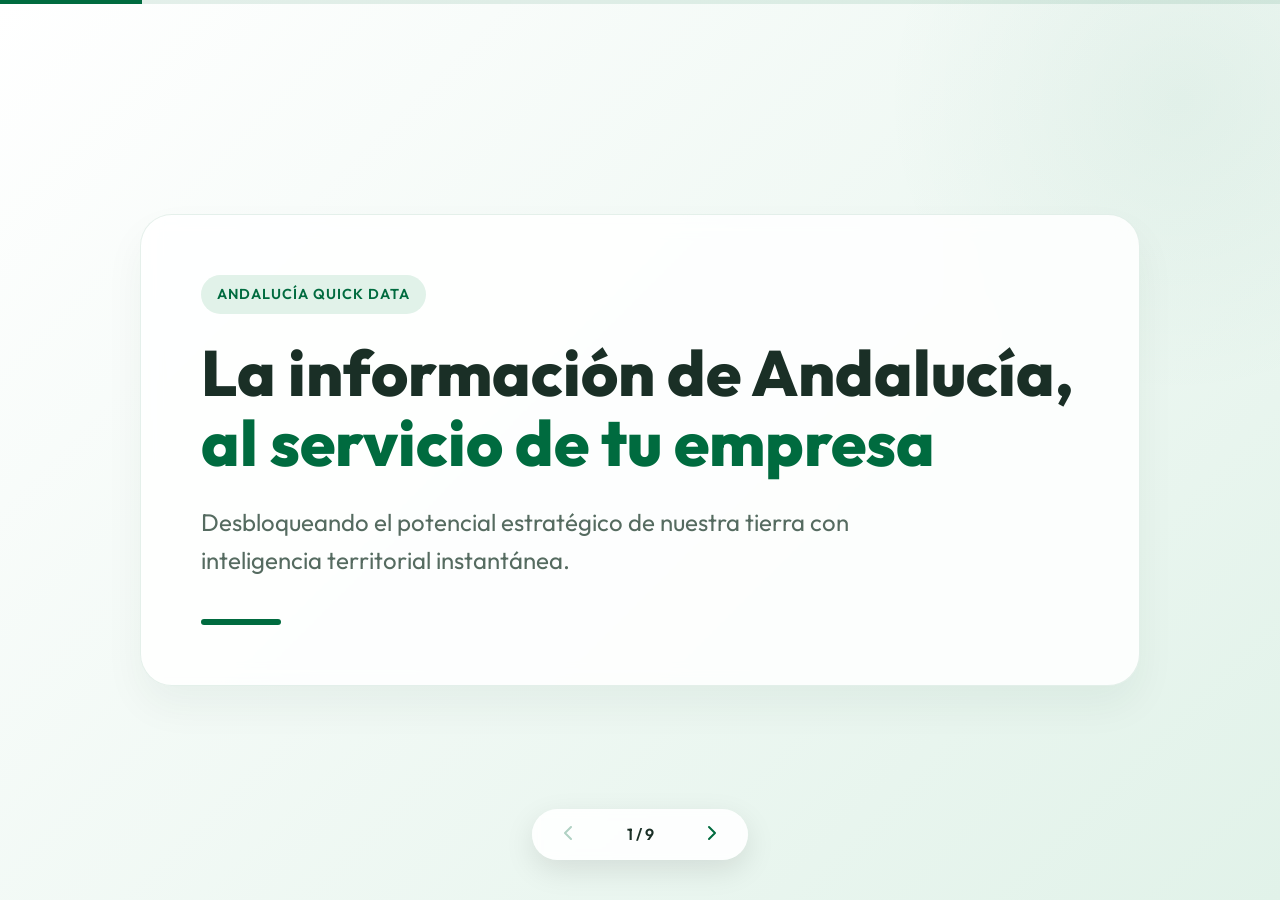
<file: index.html>
<!DOCTYPE html>
<html lang="es">
<head>
    <meta charset="UTF-8">
    <meta name="viewport" content="width=device-width, initial-scale=1.0">
    <title>Andalucía Quick Data - Presentación Comercial</title>
    <link rel="preconnect" href="https://fonts.googleapis.com">
    <link rel="preconnect" href="https://fonts.gstatic.com" crossorigin>
    <link href="https://fonts.googleapis.com/css2?family=Outfit:wght@300;400;600;800&display=swap" rel="stylesheet">
    <link rel="stylesheet" href="style.css">
</head>
<body>
    <div class="presentation-container">
        <!-- Progress Bar -->
        <div class="progress-container">
            <div class="progress-bar" id="progressBar"></div>
        </div>

        <!-- Slides -->
        <main class="slides-wrapper" id="slidesWrapper">
            <!-- Slide 1: Portada -->
            <section class="slide active" id="slide-1">
                <div class="content glass">
                    <div class="badge">Andalucía Quick Data</div>
                    <h1>La información de Andalucía, <span class="highlight">al servicio de tu empresa</span></h1>
                    <p class="subtitle">Desbloqueando el potencial estratégico de nuestra tierra con inteligencia territorial instantánea.</p>
                    <div class="accent-line"></div>
                </div>
            </section>

            <!-- Slide 2: El Desafío -->
            <section class="slide" id="slide-2">
                <div class="content">
                    <div class="header-group">
                        <span class="slide-number">01</span>
                        <h2>El "Laberinto" de los Datos Públicos</h2>
                    </div>
                    <p class="headline">¿Por qué es tan difícil tomar decisiones basadas en datos hoy en día?</p>
                    <div class="features-grid">
                        <div class="feature-card glass">
                            <h3>Complejidad</h3>
                            <p>Portales oficiales difíciles de navegar y entender.</p>
                        </div>
                        <div class="feature-card glass">
                            <h3>Incertidumbre</h3>
                            <p>Horas perdidas en descarga y limpieza manual de archivos.</p>
                        </div>
                        <div class="feature-card glass">
                            <h3>Barrera Técnica</h3>
                            <p>Dependencia de expertos para tareas de extracción básicas.</p>
                        </div>
                    </div>
                </div>
            </section>

            <!-- Slide 3: La Solución -->
            <section class="slide" id="slide-3">
                <div class="content">
                    <div class="header-group">
                        <span class="slide-number">02</span>
                        <h2>Andalucía Quick Data (AQD)</h2>
                    </div>
                    <p class="headline">La llave maestra que abre el conocimiento de Andalucía.</p>
                    <div class="solution-content">
                        <div class="text-side">
                            <ul class="check-list">
                                <li><strong>Acceso Directo:</strong> Conexión nativa con DERA y SIMA.</li>
                                <li><strong>Simplificación Radical:</strong> De días de trabajo a segundos.</li>
                                <li><strong>Diseño Elegante:</strong> Complejidad oculta tras una fachada intuitiva.</li>
                            </ul>
                        </div>
                        <div class="visual-side glass">
                            <div class="mockup-ui">
                                <div class="dot red"></div>
                                <div class="dot yellow"></div>
                                <div class="dot green"></div>
                                <div class="ui-content">
                                    <div class="ui-bar"></div>
                                    <div class="ui-map"></div>
                                </div>
                            </div>
                        </div>
                    </div>
                </div>
            </section>

            <!-- Slide 4: Inteligencia Territorial -->
            <section class="slide" id="slide-4">
                <div class="content">
                    <div class="header-group">
                        <span class="slide-number">03</span>
                        <h2>Inteligencia Territorial (DERA)</h2>
                    </div>
                    <p class="headline">Visualiza activos, infraestructuras y límites en un solo clic.</p>
                    <div class="dual-grid">
                        <div class="info-box glass">
                            <h3>Cartografía Instantánea</h3>
                            <p>Descarga capas de municipios, provincias y servicios sin complicaciones técnicas.</p>
                        </div>
                        <div class="info-box glass">
                            <h3>Integración Total</h3>
                            <p>Datos geográficos actualizados y compatibles con los estándares GIS del mercado.</p>
                        </div>
                    </div>
                </div>
            </section>

            <!-- Slide 5: Estadísticas Municipales -->
            <section class="slide" id="slide-5">
                <div class="content">
                    <div class="header-group">
                        <span class="slide-number">04</span>
                        <h2>Estadísticas Municipales (SIMA)</h2>
                    </div>
                    <p class="headline">Radiografía precisa del mercado andaluz.</p>
                    <div class="stats-showcase">
                        <div class="stat-item glass">
                            <h4>Demografía</h4>
                        </div>
                        <div class="stat-item glass">
                            <h4>Paro y Renta</h4>
                        </div>
                        <div class="stat-item glass">
                            <h4>Empresas</h4>
                        </div>
                        <div class="stat-item glass">
                            <h4>Evolución</h4>
                        </div>
                    </div>
                    <p class="caption">Datos limpios y procesados directamente del IECA.</p>
                </div>
            </section>

            <!-- Slide 6: Visualización Activa -->
            <section class="slide" id="slide-6">
                <div class="content">
                    <div class="header-group">
                        <span class="slide-number">05</span>
                        <h2>Visualización Activa</h2>
                    </div>
                    <p class="headline">De números aburridos a mapas y gráficos interactivos.</p>
                    <div class="viz-grid">
                        <div class="viz-card glass">
                            <img src="mapa.png" alt="Mapa Coroplético de Andalucía" class="viz-img">
                            <p>Mapas Coropléticos</p>
                        </div>
                        <div class="viz-card glass">
                            <img src="grafico.png" alt="Gráfico de Tendencia" class="viz-img">
                            <p>Gráficos de Tendencia</p>
                        </div>
                    </div>
                </div>
            </section>

            <!-- Slide 7: Eficiencia -->
            <section class="slide" id="slide-7">
                <div class="content">
                    <div class="header-group">
                        <span class="slide-number">06</span>
                        <h2>Eficiencia Inteligente</h2>
                    </div>
                    <p class="headline">Menos espera, más estrategia comercial.</p>
                    <div class="efficiency-cards">
                        <div class="e-card green">
                            <h3>Smart Caching</h3>
                            <p>Evitamos descargas redundantes para una velocidad extrema.</p>
                        </div>
                        <div class="e-card white">
                            <h3>Fiabilidad Oficial</h3>
                            <p>Conexión directa con los servidores de la Junta de Andalucía.</p>
                        </div>
                    </div>
                </div>
            </section>

            <!-- Slide 8: Caso de Uso -->
            <section class="slide" id="slide-8">
                <div class="content">
                    <div class="header-group">
                        <span class="slide-number">07</span>
                        <h2>Caso de Uso: Expansión</h2>
                    </div>
                    <p class="headline">Identifica tu próxima ubicación en menos de un minuto.</p>
                    <div class="use-case-box glass">
                        <div class="step">
                            <span class="step-num">1</span>
                            <p>Filtra por Renta y Crecimiento</p>
                        </div>
                        <div class="step">
                            <span class="step-num">2</span>
                            <p>AQD genera el mapa de oportunidad</p>
                        </div>
                        <div class="step">
                            <span class="step-num">3</span>
                            <p>Inversión segura basada en datos reales</p>
                        </div>
                    </div>
                </div>
            </section>

            <!-- Slide 9: Conclusión -->
            <section class="slide" id="slide-9">
                <div class="content final">
                    <div class="badge">Conclusión</div>
                    <h2>Lidera con información, <span class="highlight">no con intuiciones</span></h2>
                    <p class="final-text">El futuro de Andalucía se construye con datos. ¿Estás listo para el siguiente paso?</p>
                    <footer>
                        <p>Orgullosamente diseñado para potenciar nuestra tierra.</p>
                    </footer>
                </div>
            </section>
        </main>

        <!-- Navigation Controls -->
        <div class="controls">
            <button id="prevBtn" class="control-btn" aria-label="Anterior">
                <svg width="24" height="24" viewBox="0 0 24 24" fill="none" stroke="currentColor" stroke-width="2" stroke-linecap="round" stroke-linejoin="round"><path d="M15 18l-6-6 6-6"/></svg>
            </button>
            <div class="slide-indicator" id="slideIndicator">1 / 9</div>
            <button id="nextBtn" class="control-btn" aria-label="Siguiente">
                <svg width="24" height="24" viewBox="0 0 24 24" fill="none" stroke="currentColor" stroke-width="2" stroke-linecap="round" stroke-linejoin="round"><path d="M9 18l6-6-6-6"/></svg>
            </button>
        </div>
    </div>
    <script src="script.js"></script>
</body>
</html>
</file>
<file: style.css>
:root {
    --primary-green: #006b3f; /* Verde de la bandera de Andalucía */
    --secondary-green: #008f55;
    --accent-green: #e1f2e9;
    --white: #ffffff;
    --bg-light: #f8faf9;
    --text-dark: #1a2f26;
    --glass-bg: rgba(255, 255, 255, 0.85);
    --glass-border: rgba(0, 107, 63, 0.1);
    --transition-slow: 0.8s cubic-bezier(0.4, 0, 0.2, 1);
    --transition-fast: 0.3s ease;
}

* {
    margin: 0;
    padding: 0;
    box-sizing: border-box;
}

body {
    font-family: 'Outfit', sans-serif;
    background-color: var(--white);
    color: var(--text-dark);
    line-height: 1.6;
    overflow: hidden;
    height: 100vh;
}

.presentation-container {
    width: 100%;
    height: 100vh;
    display: flex;
    flex-direction: column;
    position: relative;
    background: linear-gradient(135deg, var(--white) 0%, var(--accent-green) 100%);
}

/* Background Shapes for Premium Feel */
.presentation-container::before {
    content: '';
    position: absolute;
    width: 600px;
    height: 600px;
    background: radial-gradient(circle, rgba(0, 107, 63, 0.05) 0%, transparent 70%);
    top: -200px;
    right: -200px;
    border-radius: 50%;
    z-index: 0;
}

/* Progress Bar */
.progress-container {
    position: fixed;
    top: 0;
    left: 0;
    width: 100%;
    height: 4px;
    background: rgba(0, 107, 63, 0.1);
    z-index: 100;
}

.progress-bar {
    height: 100%;
    background: var(--primary-green);
    width: 0%;
    transition: width var(--transition-fast);
}

/* Slides Wrapper */
.slides-wrapper {
    flex: 1;
    display: flex;
    transition: transform var(--transition-slow);
    will-change: transform;
}

.slide {
    min-width: 100%;
    height: 100%;
    display: flex;
    align-items: center;
    justify-content: center;
    padding: 40px;
    opacity: 0.5;
    transform: scale(0.95);
    transition: opacity var(--transition-slow), transform var(--transition-slow);
}

.slide.active {
    opacity: 1;
    transform: scale(1);
}

.content {
    max-width: 1000px;
    width: 100%;
    padding: 60px;
    position: relative;
    z-index: 1;
}

.glass {
    background: var(--glass-bg);
    backdrop-filter: blur(10px);
    -webkit-backdrop-filter: blur(10px);
    border: 1px solid var(--glass-border);
    border-radius: 32px;
    box-shadow: 0 20px 40px rgba(0, 50, 30, 0.05);
}

/* Typography styles */
.badge {
    display: inline-block;
    padding: 8px 16px;
    background: var(--accent-green);
    color: var(--primary-green);
    border-radius: 50px;
    font-weight: 600;
    font-size: 0.9rem;
    margin-bottom: 24px;
    text-transform: uppercase;
    letter-spacing: 1px;
}

h1 {
    font-size: clamp(2.5rem, 5vw, 4rem);
    line-height: 1.1;
    font-weight: 800;
    margin-bottom: 24px;
}

h2 {
    font-size: 2.5rem;
    font-weight: 700;
    color: var(--primary-green);
}

.highlight {
    color: var(--primary-green);
    position: relative;
}

.subtitle {
    font-size: 1.5rem;
    color: #556b60;
    max-width: 700px;
}

.accent-line {
    width: 80px;
    height: 6px;
    background: var(--primary-green);
    margin-top: 40px;
    border-radius: 3px;
}

.header-group {
    display: flex;
    align-items: center;
    gap: 20px;
    margin-bottom: 10px;
}

.slide-number {
    font-size: 1.2rem;
    font-weight: 800;
    color: var(--primary-green);
    opacity: 0.5;
    background: var(--accent-green);
    width: 40px;
    height: 40px;
    display: flex;
    align-items: center;
    justify-content: center;
    border-radius: 50%;
}

.headline {
    font-size: 1.4rem;
    font-weight: 400;
    margin-bottom: 40px;
    color: #44554d;
}

/* Grids & Cards */
.features-grid {
    display: grid;
    grid-template-columns: repeat(3, 1fr);
    gap: 24px;
}

.feature-card {
    padding: 32px;
    text-align: center;
    transition: transform var(--transition-fast);
}

.feature-card:hover {
    transform: translateY(-10px);
}

.icon {
    font-size: 3rem;
    margin-bottom: 20px;
}

/* Dual Grid for Cartography Slide */
.dual-grid {
    display: flex;
    flex-direction: column;
    gap: 20px;
}

.info-box {
    padding: 24px 40px;
    display: flex;
    flex-direction: column;
    justify-content: center;
    width: 100%;
}

.info-box h3 {
    color: var(--primary-green);
    margin-bottom: 8px;
    font-size: 1.4rem;
    font-weight: 700;
}

/* Solution Layout */
.solution-content {
    display: grid;
    grid-template-columns: 1fr 1.2fr;
    gap: 40px;
    align-items: center;
}

.check-list {
    list-style: none;
}

.check-list li {
    padding-left: 35px;
    position: relative;
    margin-bottom: 20px;
    font-size: 1.2rem;
}

.check-list li::before {
    content: '✓';
    position: absolute;
    left: 0;
    color: var(--primary-green);
    font-weight: 900;
    background: var(--accent-green);
    width: 24px;
    height: 24px;
    display: flex;
    align-items: center;
    justify-content: center;
    border-radius: 50%;
}

/* Mockup UI */
.visual-side {
    padding: 30px;
    border-radius: 20px;
}

.mockup-ui {
    background: #111;
    border-radius: 12px;
    height: 240px;
    padding: 15px;
    position: relative;
}

.dot {
    display: inline-block;
    width: 8px;
    height: 8px;
    border-radius: 50%;
    margin-right: 4px;
}

.dot.red { background: #ff5f56; }
.dot.yellow { background: #ffbd2e; }
.dot.green { background: #27c93f; }

.ui-content {
    margin-top: 15px;
}

.ui-bar {
    width: 100%;
    height: 20px;
    background: #333;
    border-radius: 4px;
    margin-bottom: 15px;
}

.ui-map {
    width: 100%;
    height: 120px;
    background: linear-gradient(45deg, #111, #222);
    border: 1px dashed #444;
    border-radius: 8px;
    position: relative;
}

.ui-map::after {
    content: '';
}

/* Stats Styles */
.stats-showcase {
    display: grid;
    grid-template-columns: repeat(4, 1fr);
    gap: 16px;
    margin-bottom: 30px;
}

.stat-item {
    padding: 24px;
    text-align: center;
}

.stat-icon {
    font-size: 2.5rem;
    margin-bottom: 12px;
    display: block;
}

/* Visualization Styles */
.viz-grid {
    display: grid;
    grid-template-columns: 1.5fr 1fr;
    gap: 24px;
}

.viz-card {
    padding: 20px;
    text-align: center;
    overflow: hidden;
}

.viz-img {
    width: 100%;
    height: 250px;
    object-fit: cover;
    border-radius: 12px;
    margin-bottom: 15px;
    border: 1px solid var(--glass-border);
}

/* Efficiency Cards */
.efficiency-cards {
    display: flex;
    gap: 24px;
}

.e-card {
    flex: 1;
    padding: 40px;
    border-radius: 24px;
}

.e-card.green {
    background: var(--primary-green);
    color: var(--white);
}

.e-card.white {
    background: var(--white);
    border: 1px solid var(--primary-green);
    color: var(--primary-green);
}

/* Use case box */
.use-case-box {
    padding: 40px;
    display: flex;
    justify-content: space-around;
}

.step {
    text-align: center;
    flex: 1;
}

.step-num {
    display: inline-block;
    width: 50px;
    height: 50px;
    background: var(--primary-green);
    color: var(--white);
    border-radius: 50%;
    font-size: 1.5rem;
    font-weight: 800;
    line-height: 50px;
    margin-bottom: 15px;
}

/* Final CTA */
.final {
    text-align: center;
}

.final-text {
    font-size: 1.8rem;
    margin: 30px 0;
    color: #44554d;
}

.cta-button {
    background: var(--primary-green);
    color: var(--white);
    border: none;
    padding: 18px 48px;
    font-size: 1.2rem;
    font-weight: 700;
    border-radius: 50px;
    cursor: pointer;
    transition: all var(--transition-fast);
    box-shadow: 0 10px 20px rgba(0, 107, 63, 0.2);
}

.cta-button:hover {
    background: var(--secondary-green);
    transform: translateY(-3px);
    box-shadow: 0 15px 30px rgba(0, 107, 63, 0.3);
}

footer {
    margin-top: 60px;
    opacity: 0.6;
    font-size: 0.9rem;
}

/* Navigation Controls */
.controls {
    position: fixed;
    bottom: 40px;
    left: 50%;
    transform: translateX(-50%);
    display: flex;
    align-items: center;
    gap: 30px;
    background: rgba(255, 255, 255, 0.9);
    padding: 12px 24px;
    border-radius: 50px;
    box-shadow: 0 10px 30px rgba(0,0,0,0.1);
    z-index: 100;
    backdrop-filter: blur(5px);
}

.control-btn {
    background: transparent;
    border: none;
    color: var(--primary-green);
    cursor: pointer;
    transition: transform 0.2s;
}

.control-btn:hover {
    transform: scale(1.2);
}

.control-btn:disabled {
    opacity: 0.3;
    cursor: not-allowed;
}

.slide-indicator {
    font-weight: 600;
    min-width: 60px;
    text-align: center;
}

/* Mobile adjustments */
@media (max-width: 768px) {
    .content { padding: 30px; }
    .features-grid { grid-template-columns: 1fr; }
    .solution-content { grid-template-columns: 1fr; }
    .solution-content .visual-side { order: -1; }
    .stats-showcase { grid-template-columns: repeat(2, 1fr); }
    .efficiency-cards { flex-direction: column; }
    .use-case-box { flex-direction: column; gap: 30px; }
}
</file>
